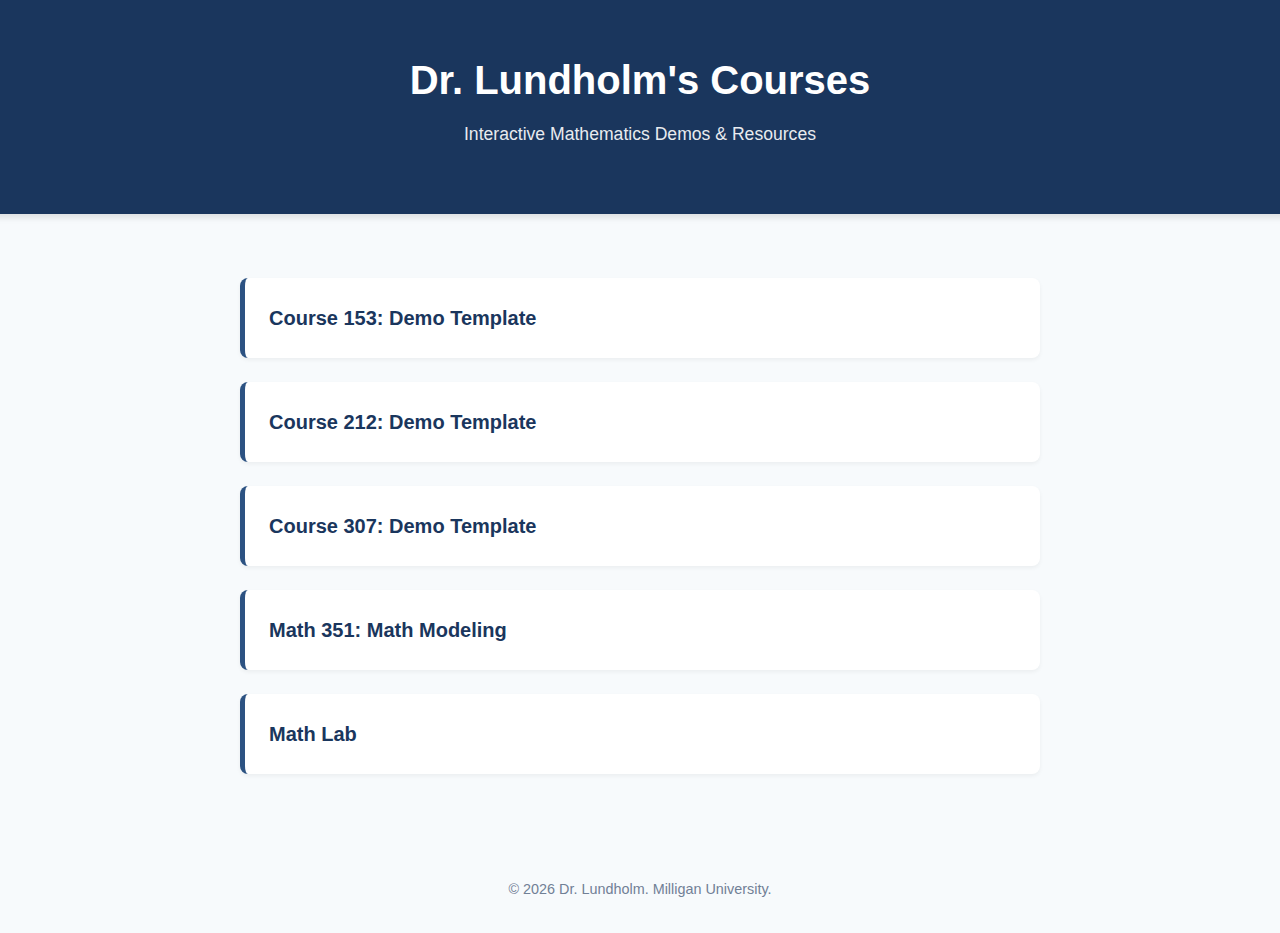
<file: index.html>
<!DOCTYPE html>
<html lang="en">

<head>
    <meta charset="UTF-8">
    <meta name="viewport" content="width=device-width, initial-scale=1.0">
    <title>Dr. Lundholm's Courses</title>
    <style>
        :root {
            --primary-color: #1a365d;
            --accent-color: #2c5282;
            --text-color: #2d3748;
            --bg-color: #f7fafc;
            --card-bg: #ffffff;
            --font-family: 'Inter', -apple-system, BlinkMacSystemFont, "Segoe UI", Roboto, Helvetica, Arial, sans-serif;
        }

        body {
            font-family: var(--font-family);
            background-color: var(--bg-color);
            color: var(--text-color);
            line-height: 1.6;
            margin: 0;
            padding: 0;
            display: flex;
            flex-direction: column;
            align-items: center;
            min-height: 100vh;
        }

        header {
            background-color: var(--primary-color);
            color: white;
            width: 100%;
            padding: 3rem 1rem;
            text-align: center;
            box-shadow: 0 4px 6px rgba(0, 0, 0, 0.1);
        }

        header h1 {
            margin: 0;
            font-size: 2.5rem;
            font-weight: 700;
        }

        header p {
            margin-top: 0.5rem;
            font-size: 1.1rem;
            opacity: 0.9;
        }

        main {
            max-width: 800px;
            width: 90%;
            margin: 3rem 0;
        }

        .course-list {
            list-style: none;
            padding: 0;
        }

        .course-item {
            background-color: var(--card-bg);
            border-radius: 8px;
            margin-bottom: 1.5rem;
            box-shadow: 0 2px 4px rgba(0, 0, 0, 0.05);
            transition: transform 0.2s ease, box-shadow 0.2s ease;
            border-left: 5px solid var(--accent-color);
        }

        .course-item:hover {
            transform: translateY(-2px);
            box-shadow: 0 4px 12px rgba(0, 0, 0, 0.1);
        }

        .course-item a {
            display: block;
            padding: 1.5rem;
            text-decoration: none;
            color: var(--primary-color);
            font-weight: 600;
            font-size: 1.25rem;
        }

        footer {
            margin-top: auto;
            padding: 2rem;
            text-align: center;
            font-size: 0.9rem;
            color: #718096;
        }
    </style>
</head>

<body>
    <header>
        <h1>Dr. Lundholm's Courses</h1>
        <p>Interactive Mathematics Demos & Resources</p>
    </header>

    <main>
        <ul class="course-list">
            <li class="course-item">
                <a href="153/demo-template.html">Course 153: Demo Template</a>
            </li>
            <li class="course-item">
                <a href="212/demo-template.html">Course 212: Demo Template</a>
            </li>
            <li class="course-item">
                <a href="307/demo-template.html">Course 307: Demo Template</a>
            </li>
            <li class="course-item">
                <a href="351/index.html">Math 351: Math Modeling</a>
            </li>
            <li class="course-item">
                <a href="Math%20Lab/index.html">Math Lab</a>
            </li>
            <!-- Future courses can be added here -->
        </ul>
    </main>

    <footer>
        &copy; 2026 Dr. Lundholm. Milligan University.
    </footer>
</body>

</html>
</file>
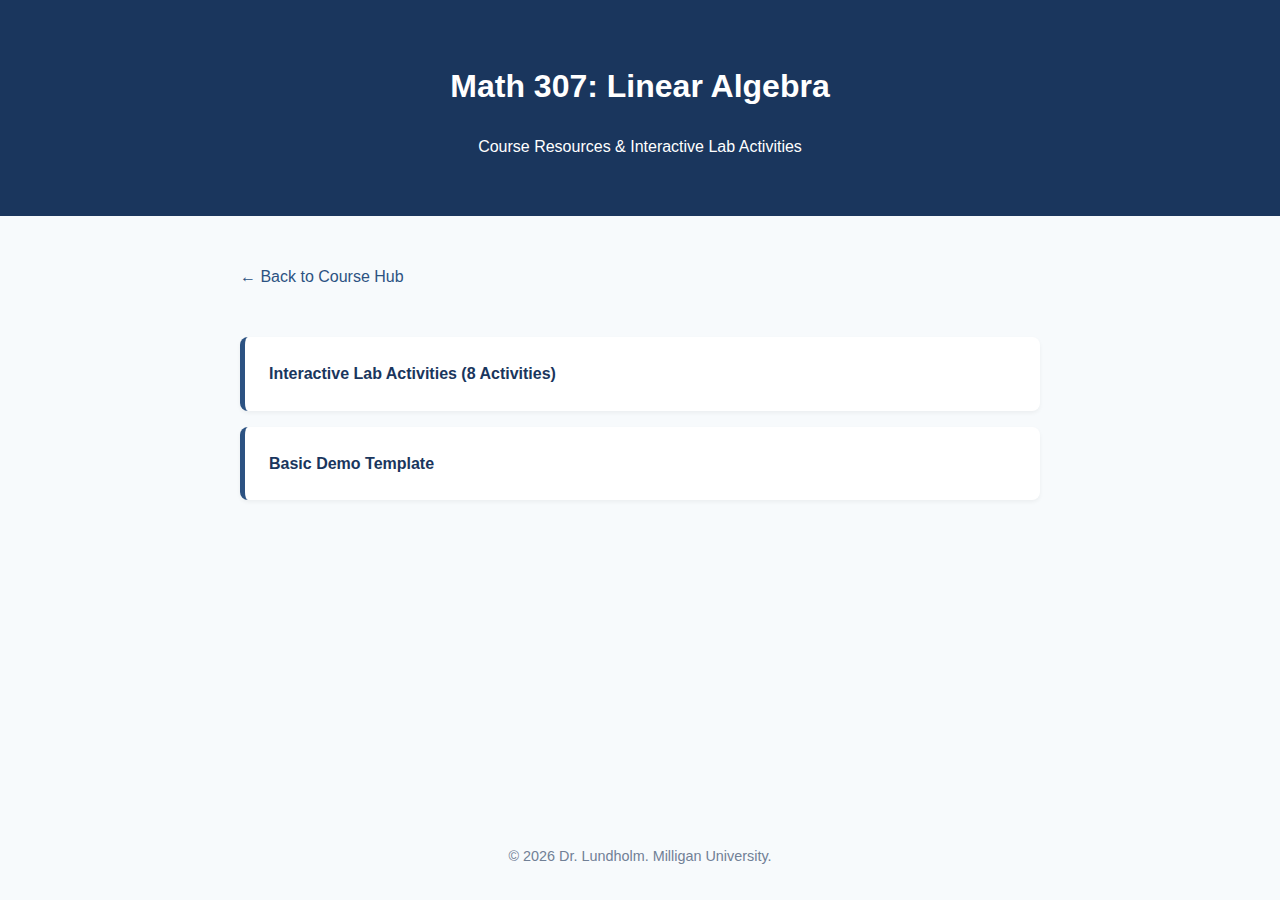
<file: 307/index.html>
<!DOCTYPE html>
<html lang="en">

<head>
    <meta charset="UTF-8">
    <meta name="viewport" content="width=device-width, initial-scale=1.0">
    <title>Math 307: Linear Algebra - Dr. Lundholm</title>
    <style>
        :root {
            --primary-color: #1a365d;
            --accent-color: #2c5282;
            --text-color: #2d3748;
            --bg-color: #f7fafc;
            --card-bg: #ffffff;
            --font-family: 'Inter', -apple-system, BlinkMacSystemFont, "Segoe UI", Roboto, Helvetica, Arial, sans-serif;
        }

        body {
            font-family: var(--font-family);
            background-color: var(--bg-color);
            color: var(--text-color);
            line-height: 1.6;
            margin: 0;
            padding: 0;
            display: flex;
            flex-direction: column;
            align-items: center;
            min-height: 100vh;
        }

        header {
            background-color: var(--primary-color);
            color: white;
            width: 100%;
            padding: 2.5rem 1rem;
            text-align: center;
        }

        main {
            max-width: 800px;
            width: 90%;
            margin: 3rem 0;
        }

        .back-link {
            display: inline-block;
            margin-bottom: 2rem;
            text-decoration: none;
            color: var(--accent-color);
            font-weight: 500;
        }

        .item-list {
            list-style: none;
            padding: 0;
        }

        .item {
            background-color: var(--card-bg);
            border-radius: 8px;
            margin-bottom: 1rem;
            box-shadow: 0 2px 4px rgba(0, 0, 0, 0.05);
            transition: transform 0.2s ease;
            border-left: 5px solid var(--accent-color);
        }

        .item:hover {
            transform: translateX(5px);
        }

        .item a {
            display: block;
            padding: 1.5rem;
            text-decoration: none;
            color: var(--primary-color);
            font-weight: 600;
        }

        footer {
            margin-top: auto;
            padding: 2rem;
            text-align: center;
            font-size: 0.9rem;
            color: #718096;
        }
    </style>
</head>

<body>
    <header>
        <h1>Math 307: Linear Algebra</h1>
        <p>Course Resources & Interactive Lab Activities</p>
    </header>

    <main>
        <a href="../index.html" class="back-link">&larr; Back to Course Hub</a>

        <ul class="item-list">
            <li class="item">
                <a href="Activities/index.html">Interactive Lab Activities (8 Activities)</a>
            </li>
            <li class="item">
                <a href="demo-template.html">Basic Demo Template</a>
            </li>
        </ul>
    </main>

    <footer>
        &copy; 2026 Dr. Lundholm. Milligan University.
    </footer>
</body>

</html>
</file>
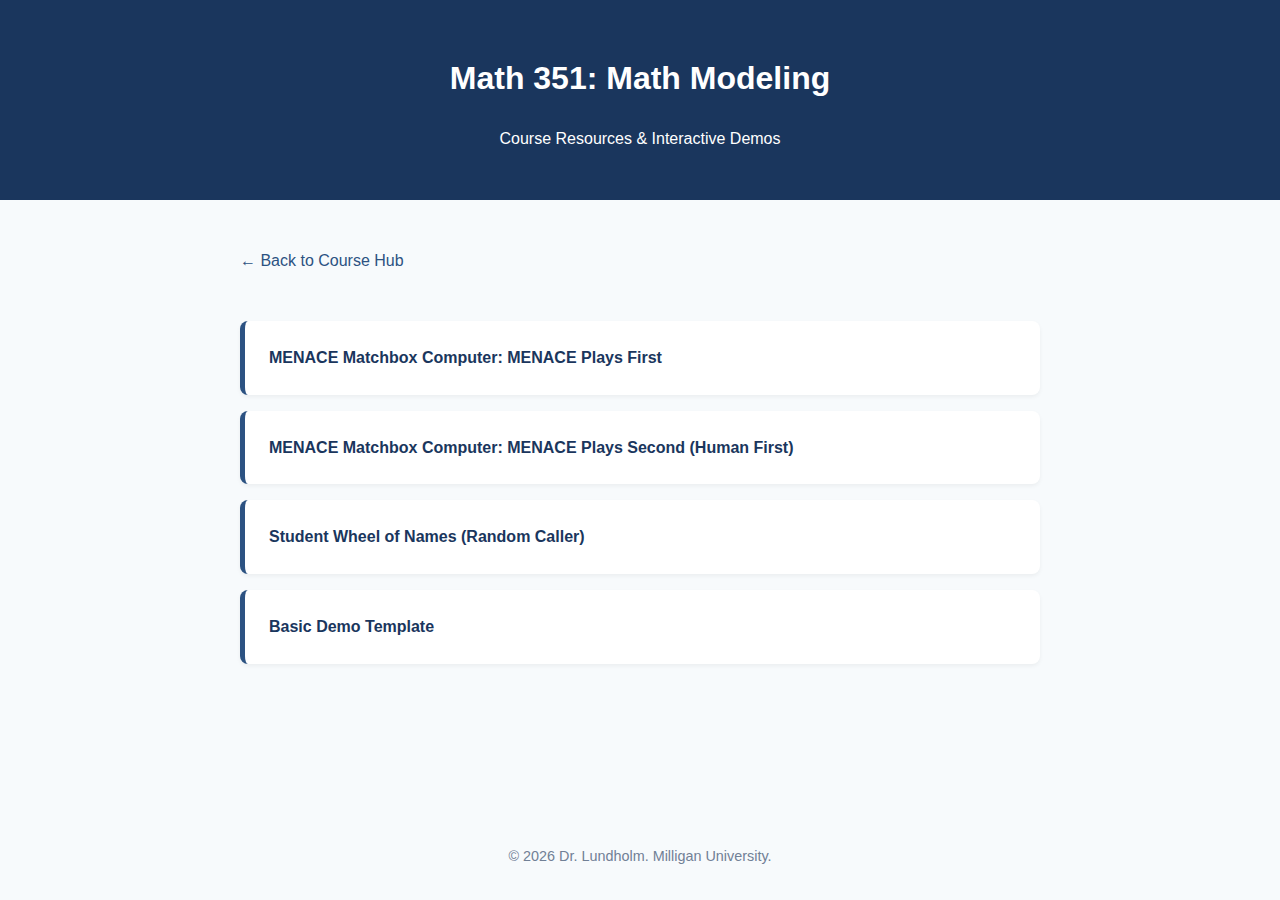
<file: 351/index.html>
<!DOCTYPE html>
<html lang="en">

<head>
    <meta charset="UTF-8">
    <meta name="viewport" content="width=device-width, initial-scale=1.0">
    <title>Math 351: Math Modeling - Dr. Lundholm</title>
    <style>
        :root {
            --primary-color: #1a365d;
            --accent-color: #2c5282;
            --text-color: #2d3748;
            --bg-color: #f7fafc;
            --card-bg: #ffffff;
            --font-family: 'Inter', -apple-system, BlinkMacSystemFont, "Segoe UI", Roboto, Helvetica, Arial, sans-serif;
        }

        body {
            font-family: var(--font-family);
            background-color: var(--bg-color);
            color: var(--text-color);
            line-height: 1.6;
            margin: 0;
            padding: 0;
            display: flex;
            flex-direction: column;
            align-items: center;
            min-height: 100vh;
        }

        header {
            background-color: var(--primary-color);
            color: white;
            width: 100%;
            padding: 2rem 1rem;
            text-align: center;
        }

        main {
            max-width: 800px;
            width: 90%;
            margin: 3rem 0;
        }

        .back-link {
            display: inline-block;
            margin-bottom: 2rem;
            text-decoration: none;
            color: var(--accent-color);
            font-weight: 500;
        }

        .demo-list {
            list-style: none;
            padding: 0;
        }

        .demo-item {
            background-color: var(--card-bg);
            border-radius: 8px;
            margin-bottom: 1rem;
            box-shadow: 0 2px 4px rgba(0, 0, 0, 0.05);
            transition: transform 0.2s ease;
            border-left: 5px solid var(--accent-color);
        }

        .demo-item:hover {
            transform: translateX(5px);
        }

        .demo-item a {
            display: block;
            padding: 1.5rem;
            text-decoration: none;
            color: var(--primary-color);
            font-weight: 600;
        }

        footer {
            margin-top: auto;
            padding: 2rem;
            text-align: center;
            font-size: 0.9rem;
            color: #718096;
        }
    </style>
</head>

<body>
    <header>
        <h1>Math 351: Math Modeling</h1>
        <p>Course Resources & Interactive Demos</p>
    </header>

    <main>
        <a href="../index.html" class="back-link">&larr; Back to Course Hub</a>

        <ul class="demo-list">
            <li class="demo-item">
                <a href="menace_plays_first.html">MENACE Matchbox Computer: MENACE Plays First</a>
            </li>
            <li class="demo-item">
                <a href="menace-matchbox-computer.html">MENACE Matchbox Computer: MENACE Plays Second (Human First)</a>
            </li>
            <li class="demo-item">
                <a href="wheel-of-names.html">Student Wheel of Names (Random Caller)</a>
            </li>
            <li class="demo-item">
                <a href="demo-template.html">Basic Demo Template</a>
            </li>
        </ul>
    </main>

    <footer>
        &copy; 2026 Dr. Lundholm. Milligan University.
    </footer>
</body>

</html>
</file>
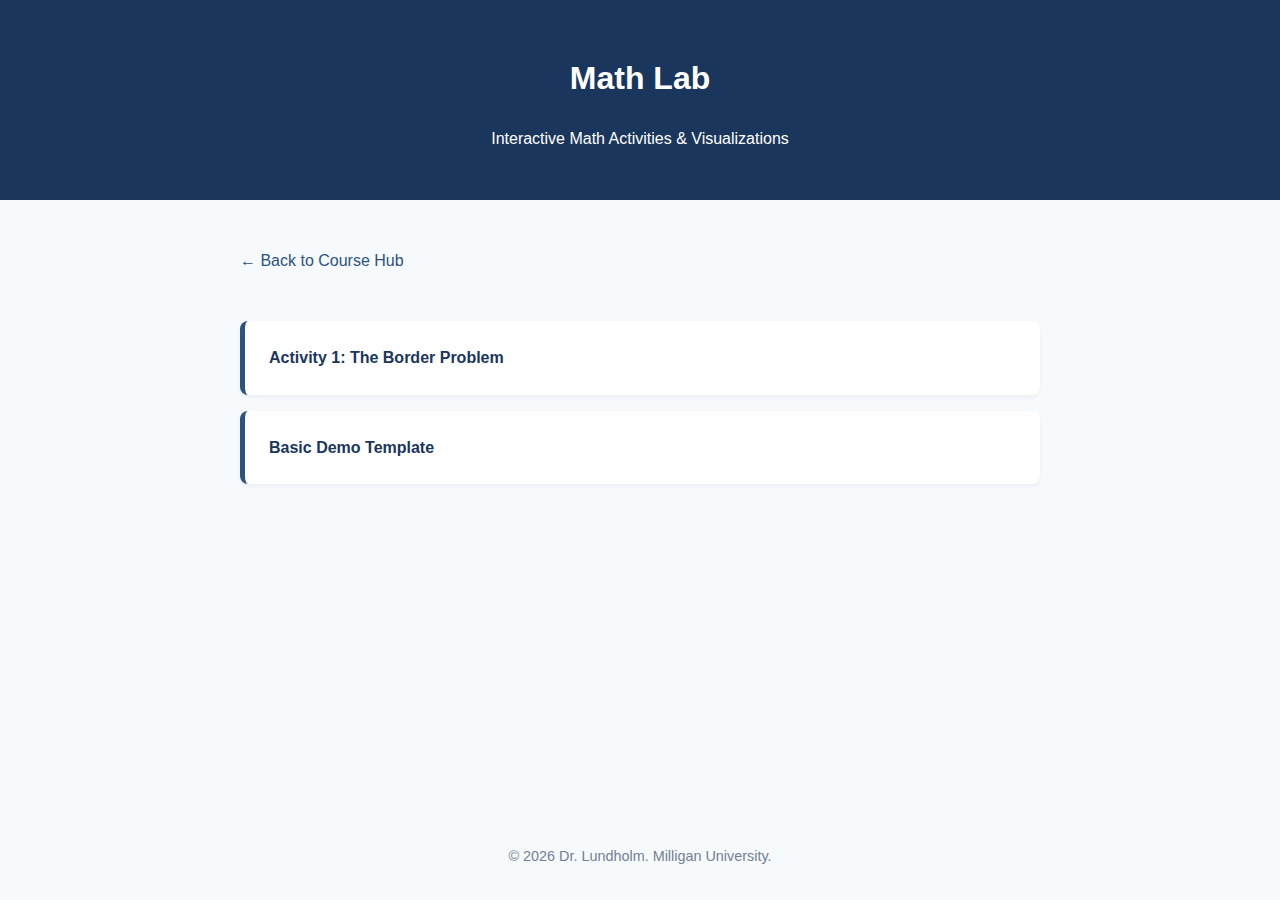
<file: Math Lab/index.html>
<!DOCTYPE html>
<html lang="en">

<head>
    <meta charset="UTF-8">
    <meta name="viewport" content="width=device-width, initial-scale=1.0">
    <title>Math Lab - Dr. Lundholm</title>
    <style>
        :root {
            --primary-color: #1a365d;
            --accent-color: #2c5282;
            --text-color: #2d3748;
            --bg-color: #f7fafc;
            --card-bg: #ffffff;
            --font-family: 'Inter', -apple-system, BlinkMacSystemFont, "Segoe UI", Roboto, Helvetica, Arial, sans-serif;
        }

        body {
            font-family: var(--font-family);
            background-color: var(--bg-color);
            color: var(--text-color);
            line-height: 1.6;
            margin: 0;
            padding: 0;
            display: flex;
            flex-direction: column;
            align-items: center;
            min-height: 100vh;
        }

        header {
            background-color: var(--primary-color);
            color: white;
            width: 100%;
            padding: 2rem 1rem;
            text-align: center;
        }

        main {
            max-width: 800px;
            width: 90%;
            margin: 3rem 0;
        }

        .back-link {
            display: inline-block;
            margin-bottom: 2rem;
            text-decoration: none;
            color: var(--accent-color);
            font-weight: 500;
        }

        .activity-list {
            list-style: none;
            padding: 0;
        }

        .activity-item {
            background-color: var(--card-bg);
            border-radius: 8px;
            margin-bottom: 1rem;
            box-shadow: 0 2px 4px rgba(0, 0, 0, 0.05);
            transition: transform 0.2s ease;
            border-left: 5px solid var(--accent-color);
        }

        .activity-item:hover {
            transform: translateX(5px);
        }

        .activity-item a {
            display: block;
            padding: 1.5rem;
            text-decoration: none;
            color: var(--primary-color);
            font-weight: 600;
        }

        footer {
            margin-top: auto;
            padding: 2rem;
            text-align: center;
            font-size: 0.9rem;
            color: #718096;
        }
    </style>
</head>

<body>
    <header>
        <h1>Math Lab</h1>
        <p>Interactive Math Activities & Visualizations</p>
    </header>

    <main>
        <a href="../index.html" class="back-link">&larr; Back to Course Hub</a>

        <ul class="activity-list">
            <li class="activity-item">
                <a href="border_problem_companion.html">Activity 1: The Border Problem</a>
            </li>
            <li class="activity-item">
                <a href="demo-template.html">Basic Demo Template</a>
            </li>
        </ul>
    </main>

    <footer>
        &copy; 2026 Dr. Lundholm. Milligan University.
    </footer>
</body>

</html>
</file>
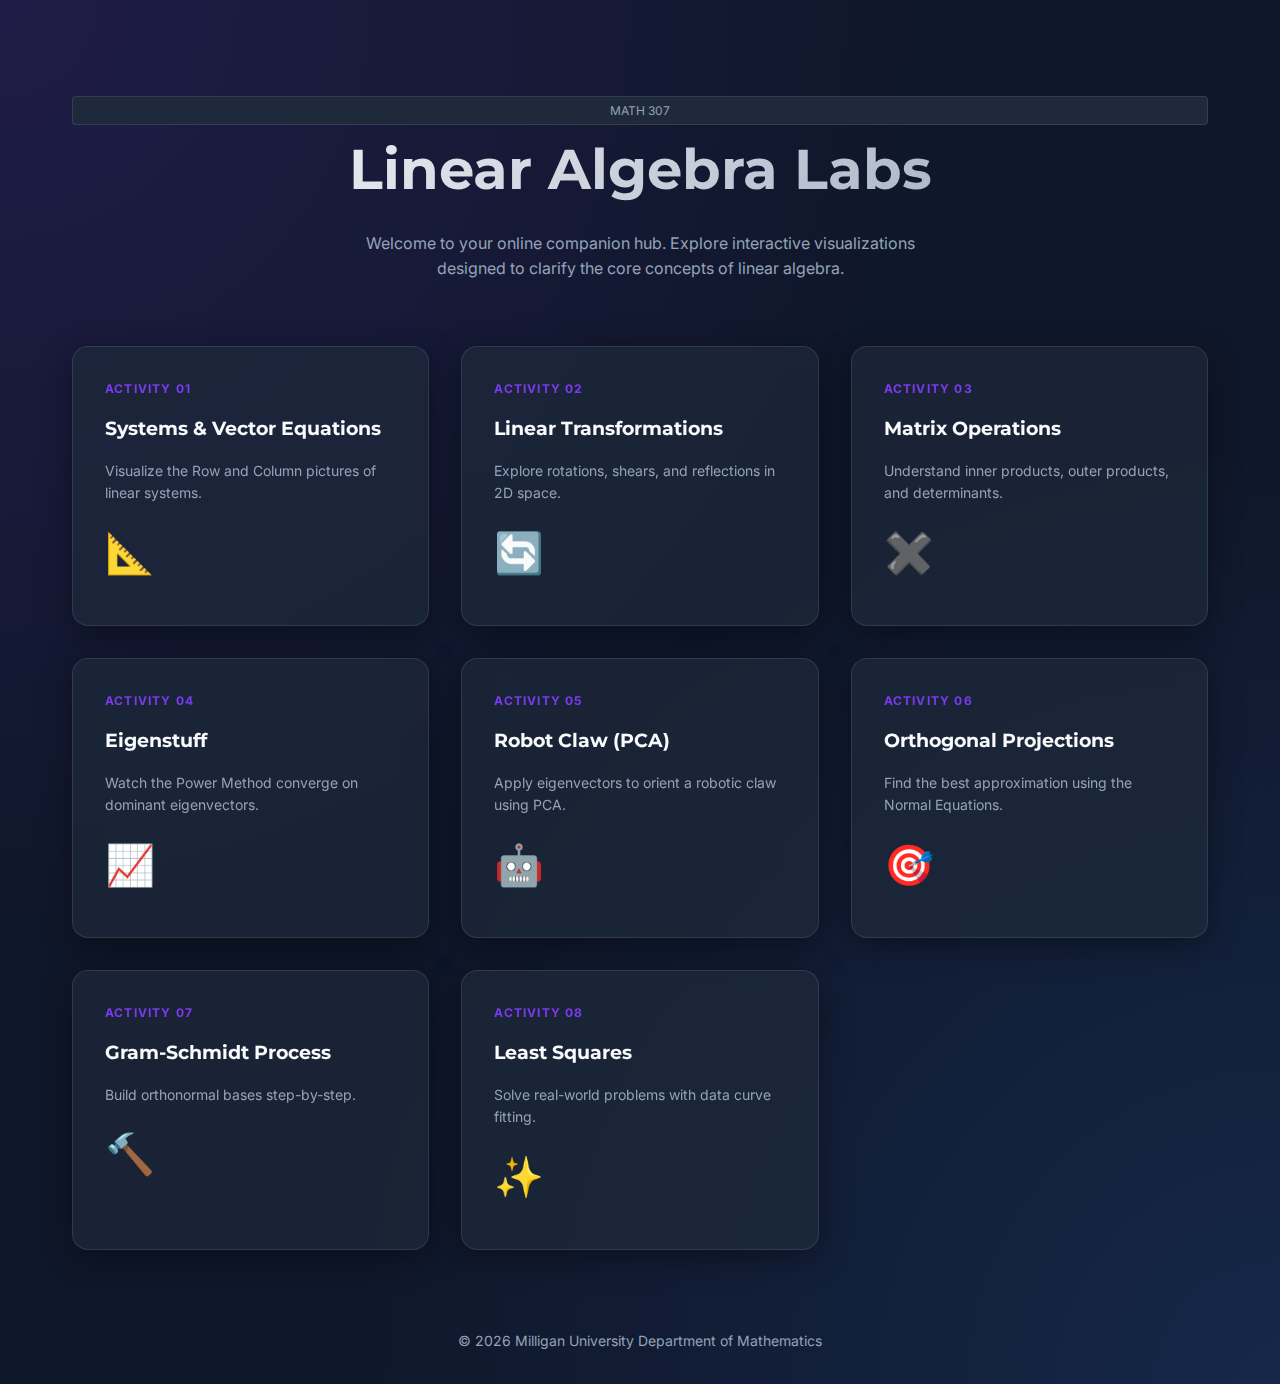
<file: 307/Activities/index.html>
<!DOCTYPE html>
<html lang="en">
<head>
    <meta charset="UTF-8">
    <meta name="viewport" content="width=device-width, initial-scale=1.0">
    <title>Math 307 - Linear Algebra Lab Hub</title>
    <link rel="stylesheet" href="styles.css">
    <style>
        .activity-grid {
            grid-template-columns: repeat(auto-fit, minmax(280px, 1fr));
        }
        .activity-card {
            transition: var(--transition);
            cursor: pointer;
            display: flex;
            flex-direction: column;
            gap: 1rem;
            text-decoration: none;
            color: inherit;
        }
        .activity-card:hover {
            transform: translateY(-5px);
            border-color: var(--primary);
            box-shadow: 0 10px 40px -10px var(--primary-glow);
        }
        .card-icon {
            font-size: 2.5rem;
            margin-bottom: 0.5rem;
        }
        .card-number {
            font-size: 0.75rem;
            text-transform: uppercase;
            letter-spacing: 0.1em;
            color: var(--primary);
            font-weight: 700;
        }
        .hero {
            text-align: center;
            padding: 4rem 0;
        }
        .hero h1 {
            font-size: 3.5rem;
            margin-bottom: 1rem;
            background: linear-gradient(135deg, #FFF 0%, var(--text-muted) 100%);
            -webkit-background-clip: text;
            -webkit-text-fill-color: transparent;
        }
    </style>
</head>
<body>
    <div class="container">
        <header class="hero">
            <div class="badge">MATH 307</div>
            <h1>Linear Algebra Labs</h1>
            <p style="color: var(--text-muted); max-width: 600px; margin: 0 auto;">
                Welcome to your online companion hub. Explore interactive visualizations designed to clarify the core concepts of linear algebra.
            </p>
        </header>

        <section class="grid activity-grid">
            <a href="activity1.html" class="glass-card activity-card">
                <span class="card-number">Activity 01</span>
                <h3>Systems & Vector Equations</h3>
                <p style="font-size: 0.875rem; color: var(--text-muted);">Visualize the Row and Column pictures of linear systems.</p>
                <div class="card-icon">📐</div>
            </a>

            <a href="activity2.html" class="glass-card activity-card">
                <span class="card-number">Activity 02</span>
                <h3>Linear Transformations</h3>
                <p style="font-size: 0.875rem; color: var(--text-muted);">Explore rotations, shears, and reflections in 2D space.</p>
                <div class="card-icon">🔄</div>
            </a>

            <a href="activity3.html" class="glass-card activity-card">
                <span class="card-number">Activity 03</span>
                <h3>Matrix Operations</h3>
                <p style="font-size: 0.875rem; color: var(--text-muted);">Understand inner products, outer products, and determinants.</p>
                <div class="card-icon">✖️</div>
            </a>

            <a href="activity4.html" class="glass-card activity-card">
                <span class="card-number">Activity 04</span>
                <h3>Eigenstuff</h3>
                <p style="font-size: 0.875rem; color: var(--text-muted);">Watch the Power Method converge on dominant eigenvectors.</p>
                <div class="card-icon">📈</div>
            </a>

            <a href="activity5.html" class="glass-card activity-card">
                <span class="card-number">Activity 05</span>
                <h3>Robot Claw (PCA)</h3>
                <p style="font-size: 0.875rem; color: var(--text-muted);">Apply eigenvectors to orient a robotic claw using PCA.</p>
                <div class="card-icon">🤖</div>
            </a>

            <a href="activity6.html" class="glass-card activity-card">
                <span class="card-number">Activity 06</span>
                <h3>Orthogonal Projections</h3>
                <p style="font-size: 0.875rem; color: var(--text-muted);">Find the best approximation using the Normal Equations.</p>
                <div class="card-icon">🎯</div>
            </a>

            <a href="activity7.html" class="glass-card activity-card">
                <span class="card-number">Activity 07</span>
                <h3>Gram-Schmidt Process</h3>
                <p style="font-size: 0.875rem; color: var(--text-muted);">Build orthonormal bases step-by-step.</p>
                <div class="card-icon">🔨</div>
            </a>

            <a href="activity8.html" class="glass-card activity-card">
                <span class="card-number">Activity 08</span>
                <h3>Least Squares</h3>
                <p style="font-size: 0.875rem; color: var(--text-muted);">Solve real-world problems with data curve fitting.</p>
                <div class="card-icon">✨</div>
            </a>
        </section>

        <footer style="margin-top: 5rem; text-align: center; color: var(--text-muted); font-size: 0.875rem;">
            &copy; 2026 Milligan University Department of Mathematics
        </footer>
    </div>
</body>
</html>
</file>
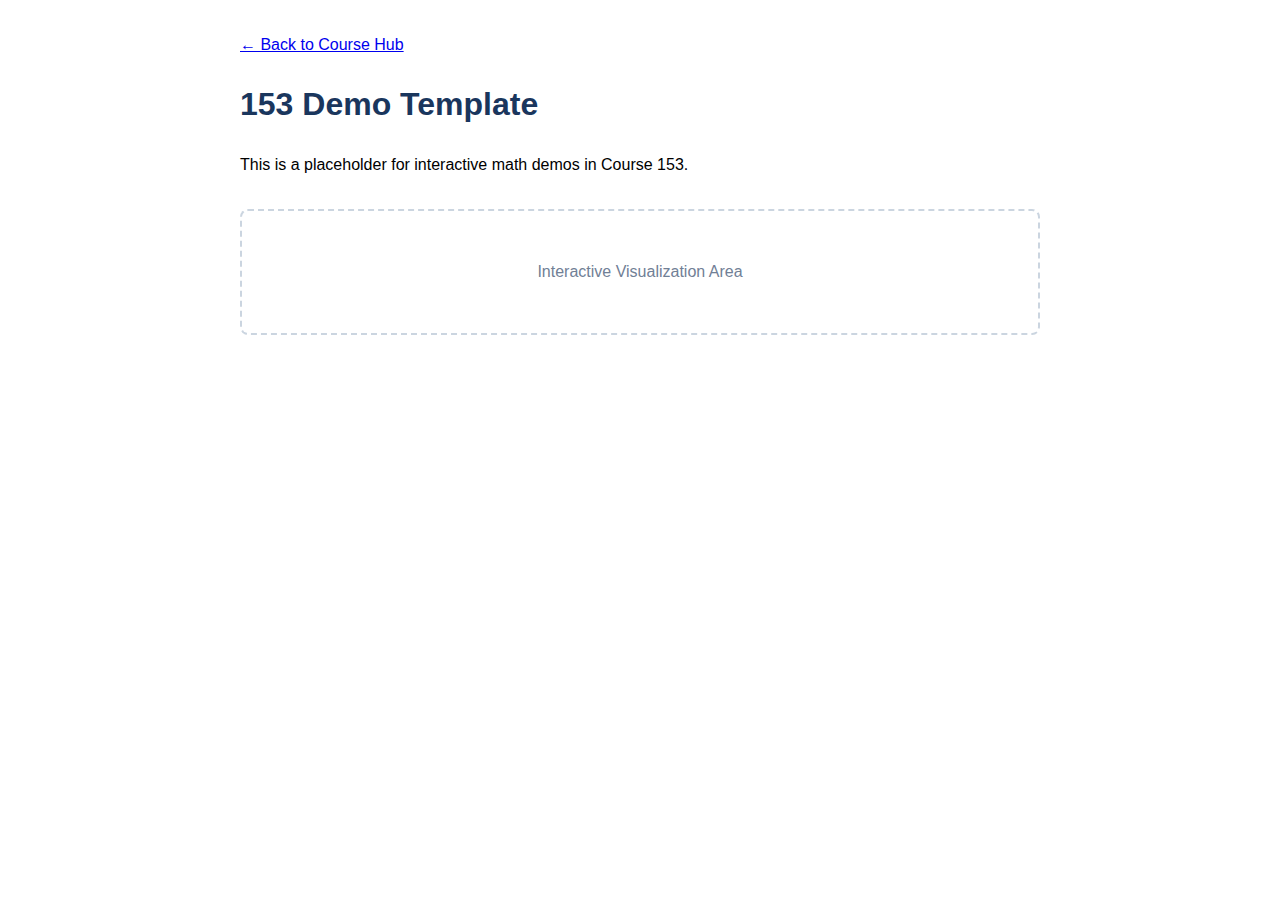
<file: 153/demo-template.html>
<!DOCTYPE html>
<html lang="en">

<head>
    <meta charset="UTF-8">
    <meta name="viewport" content="width=device-width, initial-scale=1.0">
    <title>153 Demo Template - Dr. Lundholm</title>
    <style>
        body {
            font-family: sans-serif;
            margin: 2rem;
            line-height: 1.6;
        }

        .container {
            max-width: 800px;
            margin: 0 auto;
        }

        h1 {
            color: #1a365d;
        }

        .placeholder {
            border: 2px dashed #cbd5e0;
            padding: 3rem;
            text-align: center;
            color: #718096;
            margin: 2rem 0;
            border-radius: 8px;
        }
    </style>
</head>

<body>
    <div class="container">
        <a href="../index.html">&larr; Back to Course Hub</a>
        <h1>153 Demo Template</h1>
        <p>This is a placeholder for interactive math demos in Course 153.</p>
        <div class="placeholder">Interactive Visualization Area</div>
    </div>
</body>

</html>
</file>
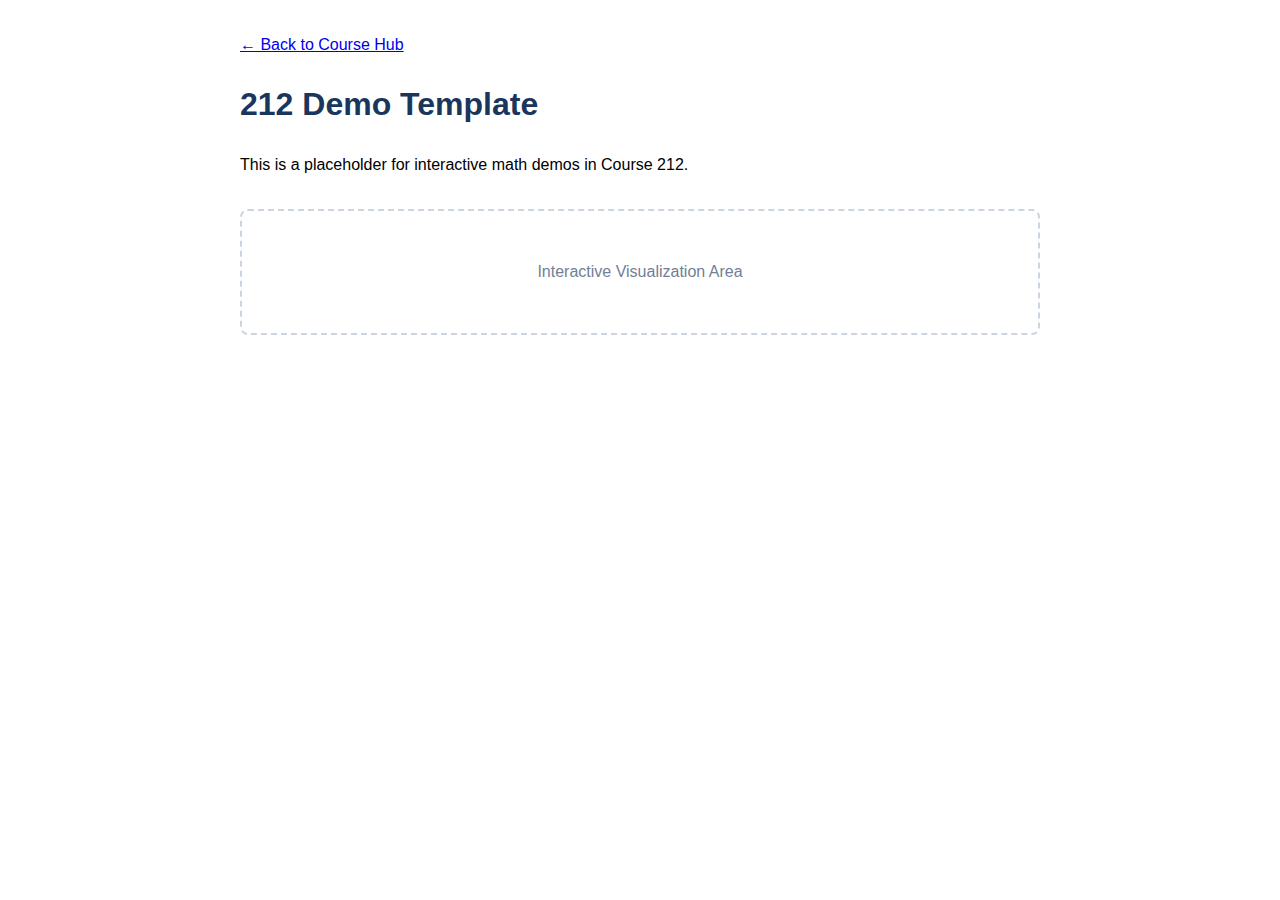
<file: 212/demo-template.html>
<!DOCTYPE html>
<html lang="en">

<head>
    <meta charset="UTF-8">
    <meta name="viewport" content="width=device-width, initial-scale=1.0">
    <title>212 Demo Template - Dr. Lundholm</title>
    <style>
        body {
            font-family: sans-serif;
            margin: 2rem;
            line-height: 1.6;
        }

        .container {
            max-width: 800px;
            margin: 0 auto;
        }

        h1 {
            color: #1a365d;
        }

        .placeholder {
            border: 2px dashed #cbd5e0;
            padding: 3rem;
            text-align: center;
            color: #718096;
            margin: 2rem 0;
            border-radius: 8px;
        }
    </style>
</head>

<body>
    <div class="container">
        <a href="../index.html">&larr; Back to Course Hub</a>
        <h1>212 Demo Template</h1>
        <p>This is a placeholder for interactive math demos in Course 212.</p>
        <div class="placeholder">Interactive Visualization Area</div>
    </div>
</body>

</html>
</file>
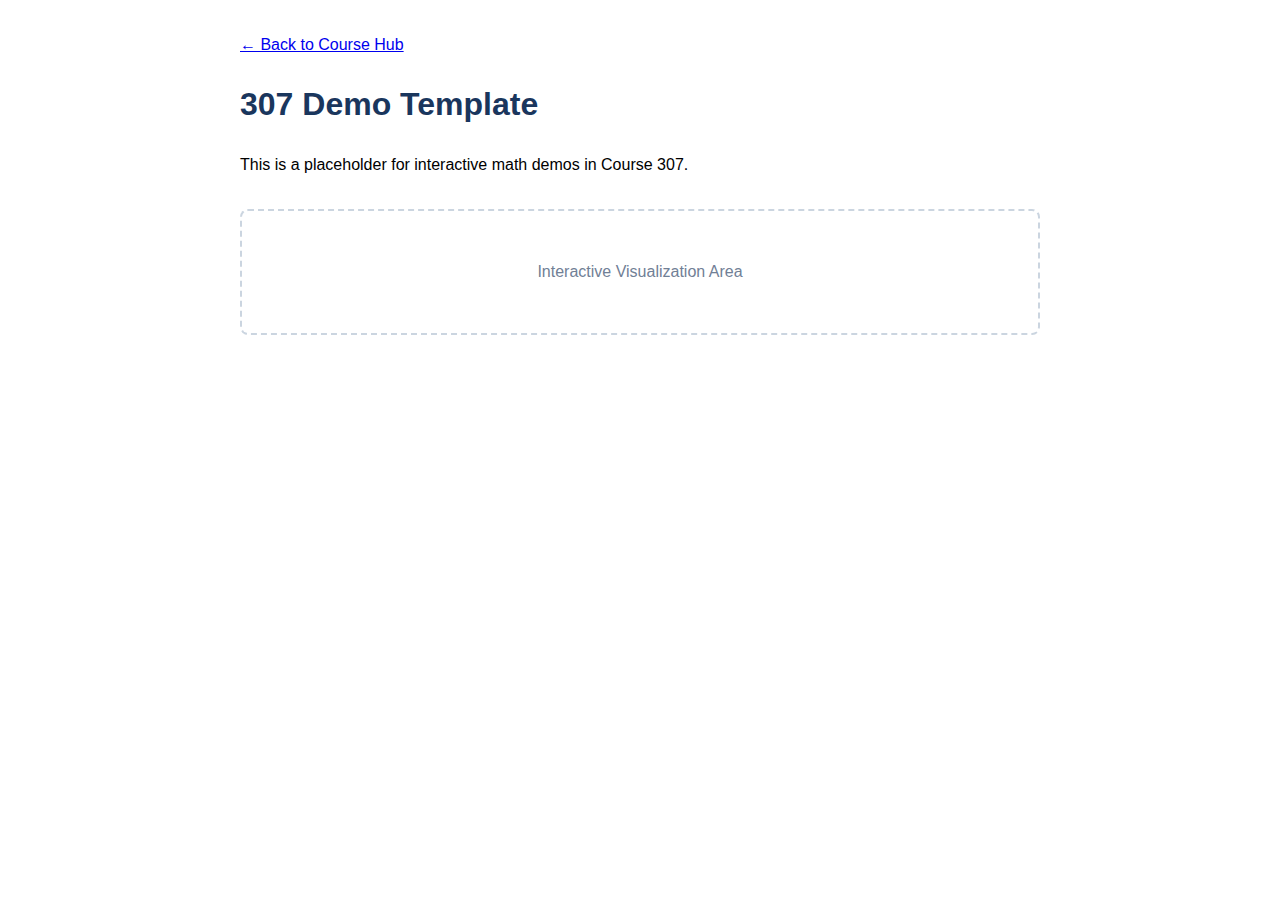
<file: 307/demo-template.html>
<!DOCTYPE html>
<html lang="en">

<head>
    <meta charset="UTF-8">
    <meta name="viewport" content="width=device-width, initial-scale=1.0">
    <title>307 Demo Template - Dr. Lundholm</title>
    <style>
        body {
            font-family: sans-serif;
            margin: 2rem;
            line-height: 1.6;
        }

        .container {
            max-width: 800px;
            margin: 0 auto;
        }

        h1 {
            color: #1a365d;
        }

        .placeholder {
            border: 2px dashed #cbd5e0;
            padding: 3rem;
            text-align: center;
            color: #718096;
            margin: 2rem 0;
            border-radius: 8px;
        }
    </style>
</head>

<body>
    <div class="container">
        <a href="../index.html">&larr; Back to Course Hub</a>
        <h1>307 Demo Template</h1>
        <p>This is a placeholder for interactive math demos in Course 307.</p>
        <div class="placeholder">Interactive Visualization Area</div>
    </div>
</body>

</html>
</file>
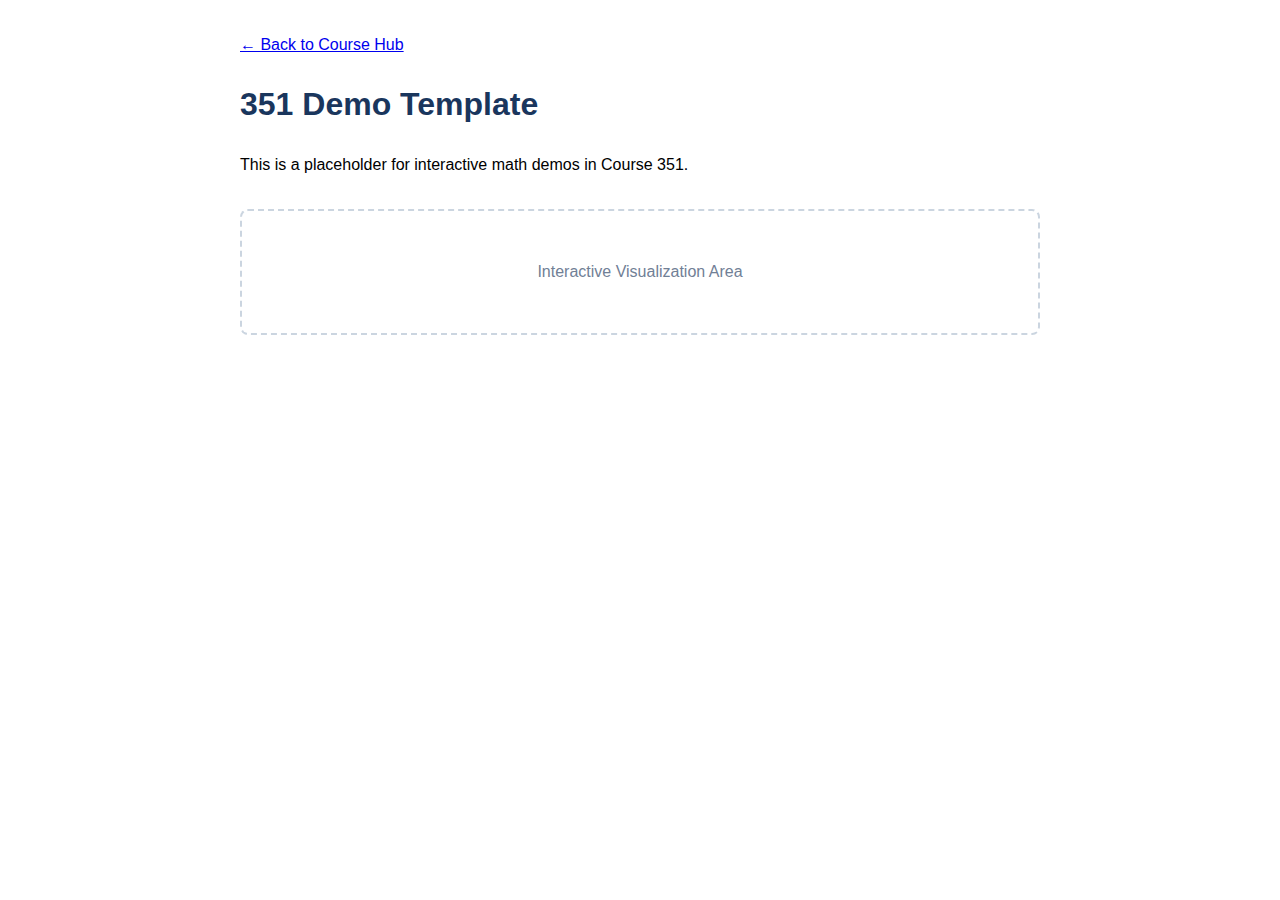
<file: 351/demo-template.html>
<!DOCTYPE html>
<html lang="en">

<head>
    <meta charset="UTF-8">
    <meta name="viewport" content="width=device-width, initial-scale=1.0">
    <title>351 Demo Template - Dr. Lundholm</title>
    <style>
        body {
            font-family: sans-serif;
            margin: 2rem;
            line-height: 1.6;
        }

        .container {
            max-width: 800px;
            margin: 0 auto;
        }

        h1 {
            color: #1a365d;
        }

        .placeholder {
            border: 2px dashed #cbd5e0;
            padding: 3rem;
            text-align: center;
            color: #718096;
            margin: 2rem 0;
            border-radius: 8px;
        }
    </style>
</head>

<body>
    <div class="container">
        <a href="../index.html">&larr; Back to Course Hub</a>
        <h1>351 Demo Template</h1>
        <p>This is a placeholder for interactive math demos in Course 351.</p>

        <div class="placeholder">
            Interactive Visualization Area
        </div>
    </div>
</body>

</html>
</file>
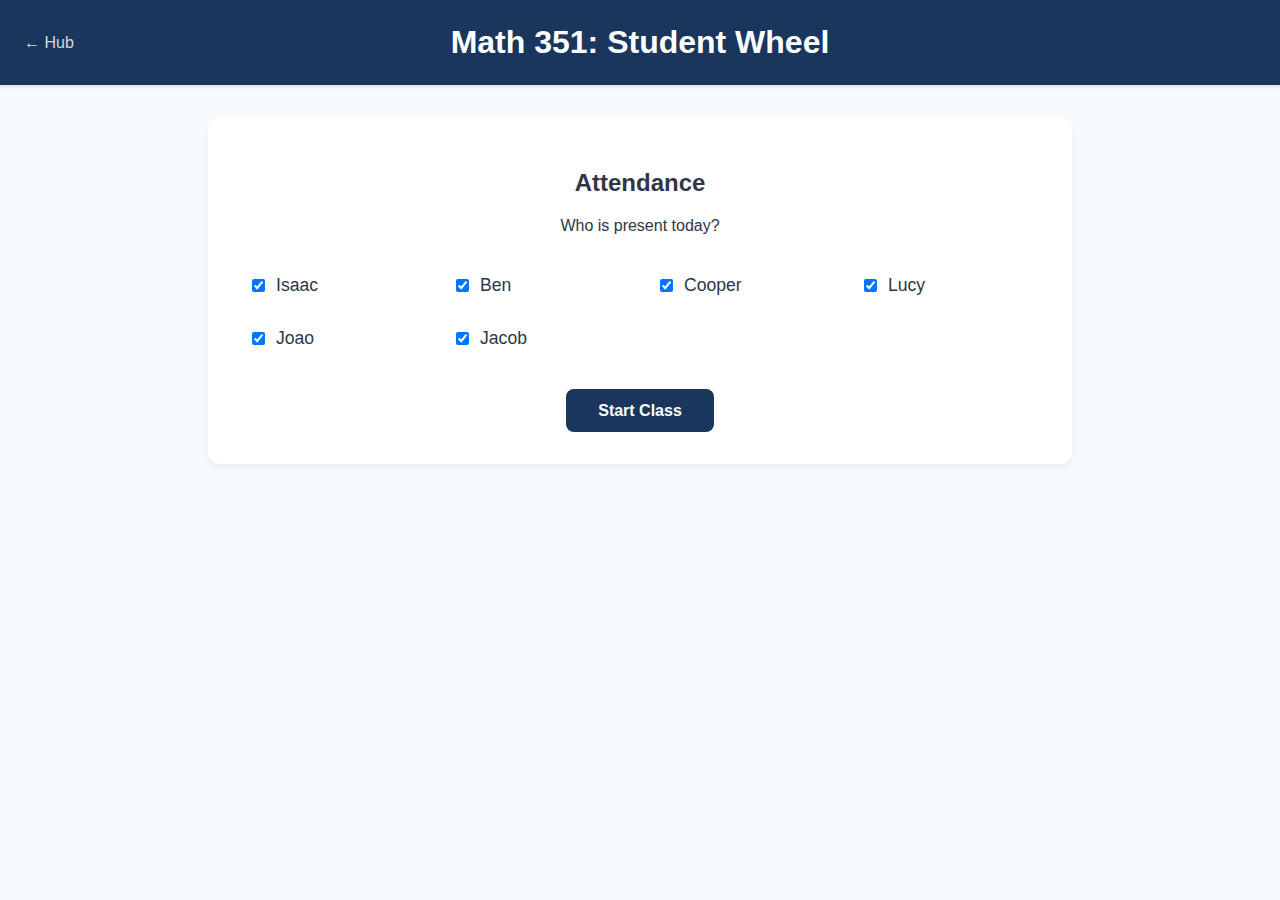
<file: 351/wheel-of-names.html>
<!DOCTYPE html>
<html lang="en">

<head>
    <meta charset="UTF-8">
    <meta name="viewport" content="width=device-width, initial-scale=1.0">
    <title>Student Wheel of Names - Math 351</title>
    <style>
        :root {
            --primary-color: #1a365d;
            --accent-color: #2c5282;
            --text-color: #2d3748;
            --bg-color: #f7fafc;
            --card-bg: #ffffff;
            --font-family: 'Inter', -apple-system, BlinkMacSystemFont, "Segoe UI", Roboto, Helvetica, Arial, sans-serif;
            --wheel-colors: #e53e3e, #3182ce, #38a169, #d69e2e, #805ad5, #e53e3e;
            /* Simplified list */
        }

        body {
            font-family: var(--font-family);
            background-color: var(--bg-color);
            color: var(--text-color);
            margin: 0;
            display: flex;
            flex-direction: column;
            align-items: center;
            min-height: 100vh;
        }

        header {
            background-color: var(--primary-color);
            color: white;
            width: 100%;
            padding: 1.5rem;
            text-align: center;
            box-shadow: 0 2px 4px rgba(0, 0, 0, 0.1);
        }

        #setup-screen,
        #wheel-screen {
            max-width: 800px;
            width: 90%;
            background: var(--card-bg);
            margin: 2rem 0;
            padding: 2rem;
            border-radius: 12px;
            box-shadow: 0 4px 6px rgba(0, 0, 0, 0.05);
            text-align: center;
        }

        #wheel-screen {
            display: none;
        }

        .attendance-list {
            display: grid;
            grid-template-columns: repeat(auto-fill, minmax(150px, 1fr));
            gap: 1rem;
            text-align: left;
            margin: 2rem 0;
        }

        .student-option {
            display: flex;
            align-items: center;
            gap: 0.5rem;
            font-size: 1.1rem;
            cursor: pointer;
            padding: 0.5rem;
            border-radius: 6px;
            transition: background 0.2s;
        }

        .student-option:hover {
            background: #edf2f7;
        }

        button {
            background-color: var(--primary-color);
            color: white;
            border: none;
            padding: 0.8rem 2rem;
            font-size: 1rem;
            font-weight: 600;
            border-radius: 8px;
            cursor: pointer;
            transition: background 0.2s, transform 0.1s;
        }

        button:hover {
            background-color: var(--accent-color);
        }

        button:active {
            transform: scale(0.98);
        }

        /* Wheel Styles */
        #wheel-container {
            position: relative;
            width: 400px;
            height: 400px;
            margin: 2rem auto;
        }

        #wheel-canvas {
            width: 100%;
            height: 100%;
            border-radius: 50%;
            box-shadow: 0 0 20px rgba(0, 0, 0, 0.2);
            transition: transform 4s cubic-bezier(0.15, 0, 0.15, 1);
        }

        #pointer {
            position: absolute;
            top: -20px;
            left: 50%;
            transform: translateX(-50%);
            width: 0;
            height: 0;
            border-left: 15px solid transparent;
            border-right: 15px solid transparent;
            border-top: 30px solid #e53e3e;
            z-index: 10;
        }

        .probability-display {
            margin-top: 2rem;
            text-align: left;
        }

        .prob-row {
            display: flex;
            justify-content: space-between;
            padding: 0.4rem 0;
            border-bottom: 1px solid #edf2f7;
        }

        .winner-popup {
            position: fixed;
            top: 50%;
            left: 50%;
            transform: translate(-50%, -50%) scale(0);
            background: white;
            padding: 3rem;
            border-radius: 20px;
            box-shadow: 0 20px 50px rgba(0, 0, 0, 0.3);
            z-index: 100;
            text-align: center;
            transition: transform 0.3s cubic-bezier(0.175, 0.885, 0.32, 1.275);
        }

        .winner-popup.active {
            transform: translate(-50%, -50%) scale(1);
        }

        .winner-popup h2 {
            font-size: 3rem;
            margin: 0;
            color: var(--primary-color);
        }

        .overlay {
            position: fixed;
            top: 0;
            left: 0;
            width: 100%;
            height: 100%;
            background: rgba(0, 0, 0, 0.5);
            display: none;
            z-index: 90;
        }

        .overlay.active {
            display: block;
        }

        .back-link {
            text-decoration: none;
            color: white;
            opacity: 0.8;
            margin-right: auto;
        }

        .back-link:hover {
            opacity: 1;
        }
    </style>
</head>

<body>
    <header style="display: flex; align-items: center; justify-content: center;">
        <a href="index.html" class="back-link" style="position: absolute; left: 1.5rem;">&larr; Hub</a>
        <h1 style="margin: 0;">Math 351: Student Wheel</h1>
    </header>

    <div id="setup-screen">
        <h2>Attendance</h2>
        <p>Who is present today?</p>
        <div class="attendance-list" id="student-list">
            <!-- Populated by JS -->
        </div>
        <button onclick="startApp()">Start Class</button>
    </div>

    <div id="wheel-screen">
        <div id="wheel-container">
            <div id="pointer"></div>
            <canvas id="wheel-canvas" width="800" height="800"></canvas>
        </div>
        <button id="spin-button" onclick="spin()">Spin Wheel</button>

        <div class="probability-display">
            <h3>Current Odds</h3>
            <div id="prob-list"></div>
        </div>
    </div>

    <div class="overlay" id="overlay"></div>
    <div class="winner-popup" id="winner-popup">
        <p>The student is...</p>
        <h2 id="winner-name"></h2>
        <button onclick="closePopup()" style="margin-top: 2rem;">Got it!</button>
    </div>

    <script>
        const allStudents = ["Isaac", "Ben", "Cooper", "Lucy", "Joao", "Jacob"];
        const colors = ["#e53e3e", "#3182ce", "#38a169", "#d69e2e", "#805ad5", "#319795", "#ed64a6", "#718096"];

        let activeStudents = [];
        let currentRotation = 0;
        let isSpinning = false;

        // Initialize setup screen
        const listEl = document.getElementById('student-list');
        allStudents.forEach(name => {
            const div = document.createElement('div');
            div.className = 'student-option';
            div.innerHTML = `<input type="checkbox" checked id="check-${name}"> <label for="check-${name}">${name}</label>`;
            listEl.appendChild(div);
        });

        function startApp() {
            activeStudents = allStudents
                .filter(name => document.getElementById(`check-${name}`).checked)
                .map(name => ({ name, weight: 1 }));

            if (activeStudents.length === 0) {
                alert("Please select at least one student.");
                return;
            }

            document.getElementById('setup-screen').style.display = 'none';
            document.getElementById('wheel-screen').style.display = 'block';
            drawWheel();
            updateProbDisplay();
        }

        function drawWheel() {
            const canvas = document.getElementById('wheel-canvas');
            const ctx = canvas.getContext('2d');
            const totalWeight = activeStudents.reduce((sum, s) => sum + s.weight, 0);

            let currentAngle = 0;
            ctx.clearRect(0, 0, canvas.width, canvas.height);

            activeStudents.forEach((student, i) => {
                const sliceAngle = (student.weight / totalWeight) * 2 * Math.PI;

                ctx.beginPath();
                ctx.moveTo(400, 400);
                ctx.arc(400, 400, 380, currentAngle, currentAngle + sliceAngle);
                ctx.fillStyle = colors[i % colors.length];
                ctx.fill();
                ctx.stroke();

                // Draw labels
                ctx.save();
                ctx.translate(400, 400);
                ctx.rotate(currentAngle + sliceAngle / 2);
                ctx.textAlign = "right";
                ctx.fillStyle = "white";
                ctx.font = "bold 32px Inter";
                ctx.fillText(student.name, 350, 10);
                ctx.restore();

                currentAngle += sliceAngle;
            });
        }

        function updateProbDisplay() {
            const probList = document.getElementById('prob-list');
            const totalWeight = activeStudents.reduce((sum, s) => sum + s.weight, 0);

            probList.innerHTML = activeStudents.map(s => {
                const percentage = ((s.weight / totalWeight) * 100).toFixed(1);
                return `<div class="prob-row"><span>${s.name}</span><span>${percentage}%</span></div>`;
            }).join('');
        }

        function spin() {
            if (isSpinning) return;
            isSpinning = true;

            const spinRotation = 1440 + Math.random() * 360; // At least 4 full spins
            currentRotation += spinRotation;

            const wheel = document.getElementById('wheel-canvas');
            wheel.style.transform = `rotate(${currentRotation}deg)`;

            setTimeout(() => {
                isSpinning = false;
                calculateWinner();
            }, 4000);
        }

        function calculateWinner() {
            const totalWeight = activeStudents.reduce((sum, s) => sum + s.weight, 0);
            // The pointer is at the top (negative 90 degrees or 270 degrees in canvas terms)
            // But CSS rotation rotates clockwise.
            // Let's find out which part of the wheel is at the top.
            const normalizedRotation = (360 - (currentRotation % 360)) % 360;
            const targetAngle = (normalizedRotation - 90 + 360) % 360;
            const targetRad = (targetAngle * Math.PI) / 180;

            let currentAngle = 0;
            let winner = null;

            activeStudents.forEach(student => {
                const sliceAngle = (student.weight / totalWeight) * 2 * Math.PI;
                if (targetRad >= currentAngle && targetRad < currentAngle + sliceAngle) {
                    winner = student;
                }
                currentAngle += sliceAngle;
            });

            // Handle edge case if rounding misses
            if (!winner) winner = activeStudents[activeStudents.length - 1];

            showWinner(winner);
        }

        function showWinner(student) {
            document.getElementById('winner-name').innerText = student.name;
            document.getElementById('winner-popup').classList.add('active');
            document.getElementById('overlay').classList.add('active');

            // Update Logic: Reduce probability of winner by half
            const lostWeight = student.weight * 0.5;
            student.weight *= 0.5;

            // Share lost weight among others
            const othersCount = activeStudents.length - 1;
            if (othersCount > 0) {
                const redistribution = lostWeight / othersCount;
                activeStudents.forEach(s => {
                    if (s.name !== student.name) {
                        s.weight += redistribution;
                    }
                });
            }

            drawWheel();
            updateProbDisplay();
        }

        function closePopup() {
            document.getElementById('winner-popup').classList.remove('active');
            document.getElementById('overlay').classList.remove('active');
        }
    </script>
</body>

</html>
</file>
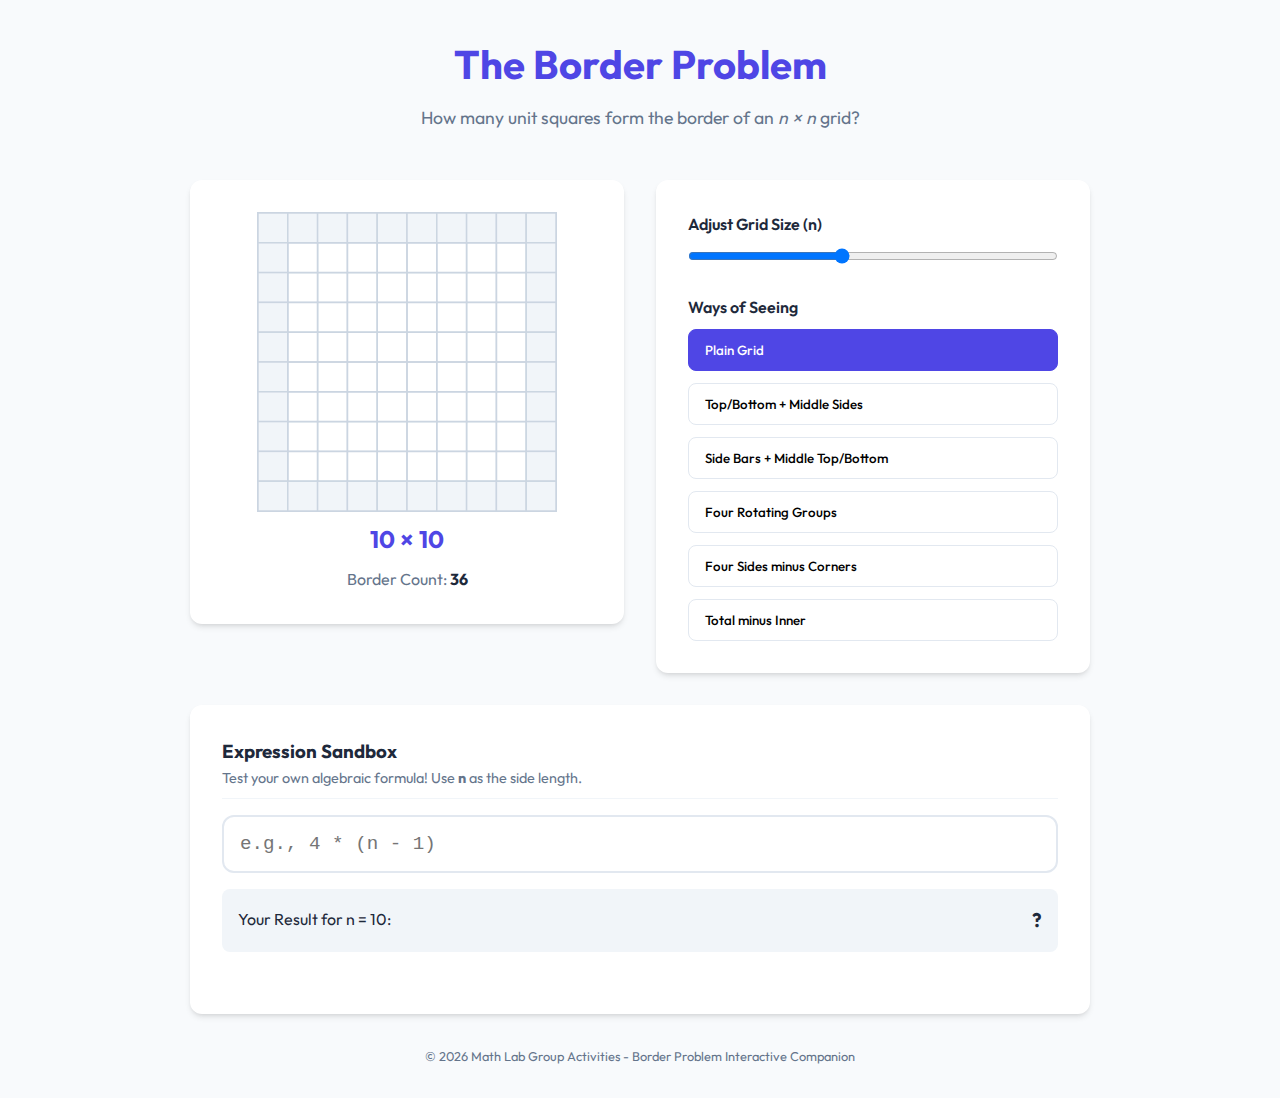
<file: Math Lab/border_problem_companion.html>
<!DOCTYPE html>
<html lang="en">

<head>
    <meta charset="UTF-8">
    <meta name="viewport" content="width=device-width, initial-scale=1.0">
    <title>The Border Problem | Math Lab Companion</title>
    <link rel="preconnect" href="https://fonts.googleapis.com">
    <link rel="preconnect" href="https://fonts.gstatic.com" crossorigin>
    <link href="https://fonts.googleapis.com/css2?family=Outfit:wght@300;400;600;700&display=swap" rel="stylesheet">
    <style>
        :root {
            --primary: #4f46e5;
            --primary-light: #818cf8;
            --secondary: #10b981;
            --accent: #f59e0b;
            --bg: #f8fafc;
            --card-bg: #ffffff;
            --text-main: #1e293b;
            --text-muted: #64748b;
            --border-square: #cbd5e1;
            --border-highlight: #4f46e5;
            --radius: 12px;
            --shadow: 0 4px 6px -1px rgb(0 0 0 / 0.1), 0 2px 4px -2px rgb(0 0 0 / 0.1);
        }

        * {
            box-sizing: border-box;
            margin: 0;
            padding: 0;
        }

        body {
            font-family: 'Outfit', sans-serif;
            background-color: var(--bg);
            color: var(--text-main);
            line-height: 1.6;
            padding: 2rem 1rem;
        }

        .container {
            max-width: 900px;
            margin: 0 auto;
        }

        header {
            text-align: center;
            margin-bottom: 3rem;
        }

        h1 {
            font-size: 2.5rem;
            color: var(--primary);
            font-weight: 700;
            margin-bottom: 0.5rem;
        }

        p.intro {
            font-size: 1.1rem;
            color: var(--text-muted);
            max-width: 600px;
            margin: 0 auto;
        }

        .card {
            background: var(--card-bg);
            border-radius: var(--radius);
            padding: 2rem;
            box-shadow: var(--shadow);
            margin-bottom: 2rem;
            transition: transform 0.2s ease;
        }

        .layout-grid {
            display: grid;
            grid-template-columns: 1fr 1fr;
            gap: 2rem;
            align-items: start;
        }

        @media (max-width: 768px) {
            .layout-grid {
                grid-template-columns: 1fr;
            }
        }

        /* Grid Visualization */
        .viz-container {
            display: flex;
            flex-direction: column;
            align-items: center;
            justify-content: center;
        }

        #border-grid {
            max-width: 100%;
            height: auto;
            border: 1px solid var(--border-square);
            background: #fff;
            box-shadow: inset 0 2px 4px 0 rgba(0, 0, 0, 0.06);
        }

        .square {
            stroke: var(--border-square);
            stroke-width: 0.5;
            fill: transparent;
            transition: fill 0.3s ease, stroke 0.3s ease;
        }

        .square.is-border {
            fill: #f1f5f9;
        }

        /* Overlay Styles */
        .highlight-1 {
            fill: #818cf8 !important;
            stroke: #4f46e5 !important;
        }

        .highlight-2 {
            fill: #34d399 !important;
            stroke: #059669 !important;
        }

        .highlight-3 {
            fill: #fbbf24 !important;
            stroke: #d97706 !important;
        }

        .highlight-4 {
            fill: #f87171 !important;
            stroke: #dc2626 !important;
        }

        /* Controls */
        .controls {
            display: flex;
            flex-direction: column;
            gap: 1.5rem;
        }

        .control-group label {
            display: block;
            font-weight: 600;
            margin-bottom: 0.5rem;
            color: var(--text-main);
        }

        input[type="range"] {
            width: 100%;
            cursor: pointer;
        }

        .n-display {
            font-size: 1.5rem;
            font-weight: 700;
            color: var(--primary);
            text-align: center;
            margin-top: 0.5rem;
        }

        .button-stack {
            display: flex;
            flex-direction: column;
            gap: 0.75rem;
        }

        button {
            padding: 0.75rem 1rem;
            border: 1px solid #e2e8f0;
            background: #fff;
            border-radius: 8px;
            cursor: pointer;
            font-family: inherit;
            font-weight: 500;
            text-align: left;
            transition: all 0.2s ease;
            display: flex;
            justify-content: space-between;
            align-items: center;
        }

        button:hover {
            background: #f8fafc;
            border-color: var(--primary-light);
        }

        button.active {
            background: var(--primary);
            color: white;
            border-color: var(--primary);
        }

        .badge {
            font-size: 0.8rem;
            background: #e2e8f0;
            padding: 2px 8px;
            border-radius: 999px;
            color: var(--text-main);
        }

        button.active .badge {
            background: rgba(255, 255, 255, 0.2);
            color: white;
        }

        /* Sandbox */
        .sandbox-header {
            margin-bottom: 1rem;
            border-bottom: 1px solid #f1f5f9;
            padding-bottom: 0.5rem;
        }

        .expression-input-wrapper {
            position: relative;
            margin-top: 1rem;
        }

        input[type="text"] {
            width: 100%;
            padding: 1rem;
            border: 2px solid #e2e8f0;
            border-radius: var(--radius);
            font-size: 1.2rem;
            font-family: 'Courier New', Courier, monospace;
            outline: none;
            transition: border-color 0.2s ease;
        }

        input[type="text"]:focus {
            border-color: var(--primary);
        }

        .result-box {
            margin-top: 1rem;
            padding: 1rem;
            border-radius: 8px;
            background: #f1f5f9;
            display: flex;
            justify-content: space-between;
            align-items: center;
        }

        .result-val {
            font-weight: 700;
            font-size: 1.2rem;
        }

        .status-msg {
            margin-top: 0.5rem;
            font-size: 0.9rem;
            height: 1.4rem;
        }

        .status-correct {
            color: var(--secondary);
            font-weight: 600;
        }

        .status-wrong {
            color: #ef4444;
            font-weight: 600;
        }

        /* Animation Classes */
        @keyframes fadeIn {
            from {
                opacity: 0;
                transform: translateY(10px);
            }

            to {
                opacity: 1;
                transform: translateY(0);
            }
        }

        .animate-fade {
            animation: fadeIn 0.5s ease forwards;
        }
    </style>
</head>

<body>

    <div class="container animate-fade">
        <header>
            <h1>The Border Problem</h1>
            <p class="intro">How many unit squares form the border of an <span style="font-style: italic;">n &times;
                    n</span> grid?</p>
        </header>

        <div class="layout-grid">
            <!-- Visualization Area -->
            <div class="card">
                <div class="viz-container">
                    <svg id="border-grid" width="300" height="300" viewBox="0 0 100 100">
                        <defs id="svg-defs">
                            <linearGradient id="grad-tr" x1="0%" y1="0%" x2="100%" y2="100%">
                                <stop offset="50%" style="stop-color:#818cf8" />
                                <stop offset="50%" style="stop-color:#34d399" />
                            </linearGradient>
                            <linearGradient id="grad-br" x1="100%" y1="0%" x2="0%" y2="100%">
                                <stop offset="50%" style="stop-color:#34d399" />
                                <stop offset="50%" style="stop-color:#fbbf24" />
                            </linearGradient>
                            <linearGradient id="grad-bl" x1="100%" y1="100%" x2="0%" y2="0%">
                                <stop offset="50%" style="stop-color:#fbbf24" />
                                <stop offset="50%" style="stop-color:#f87171" />
                            </linearGradient>
                            <linearGradient id="grad-tl" x1="0%" y1="100%" x2="100%" y2="0%">
                                <stop offset="50%" style="stop-color:#f87171" />
                                <stop offset="50%" style="stop-color:#818cf8" />
                            </linearGradient>
                        </defs>
                    </svg>
                    <div class="n-display" id="n-display-txt">10 &times; 10</div>
                    <div style="margin-top: 0.5rem; color: var(--text-muted);">
                        Border Count: <span id="actual-count"
                            style="font-weight: bold; color: var(--text-main);">36</span>
                    </div>
                </div>
            </div>

            <!-- Controls Area -->
            <div class="card controls">
                <div class="control-group">
                    <label for="n-slider">Adjust Grid Size (n)</label>
                    <input type="range" id="n-slider" min="3" max="20" value="10">
                </div>

                <div class="control-group">
                    <label>Ways of Seeing</label>
                    <div class="button-stack">
                        <button class="view-btn active" data-view="none">
                            Plain Grid
                        </button>
                        <button class="view-btn" data-view="horizontal">
                            Top/Bottom + Middle Sides
                        </button>
                        <button class="view-btn" data-view="vertical">
                            Side Bars + Middle Top/Bottom
                        </button>
                        <button class="view-btn" data-view="rotating">
                            Four Rotating Groups
                        </button>
                        <button class="view-btn" data-view="overlap">
                            Four Sides minus Corners
                        </button>
                        <button class="view-btn" data-view="subtraction">
                            Total minus Inner
                        </button>
                    </div>
                </div>
            </div>
        </div>

        <!-- Expression Sandbox -->
        <div class="card animate-fade" style="animation-delay: 0.2s;">
            <div class="sandbox-header">
                <h3>Expression Sandbox</h3>
                <p style="font-size: 0.9rem; color: var(--text-muted);">Test your own algebraic formula! Use
                    <strong>n</strong> as the side length.
                </p>
            </div>

            <div class="expression-input-wrapper">
                <input type="text" id="expr-input" placeholder="e.g., 4 * (n - 1)" value="">
            </div>

            <div class="result-box">
                <span>Your Result for n = <span id="n-val-echo">10</span>:</span>
                <span class="result-val" id="expr-result">?</span>
            </div>
            <div class="status-msg" id="status-msg"></div>
        </div>

        <div style="text-align: center; color: var(--text-muted); font-size: 0.8rem; margin-top: 2rem;">
            &copy; 2026 Math Lab Group Activities - Border Problem Interactive Companion
        </div>
    </div>

    <script>
        const gridSvg = document.getElementById('border-grid');
        const nSlider = document.getElementById('n-slider');
        const nDisplay = document.getElementById('n-display-txt');
        const actualCountDisplay = document.getElementById('actual-count');
        const viewButtons = document.querySelectorAll('.view-btn');
        const exprInput = document.getElementById('expr-input');
        const exprResult = document.getElementById('expr-result');
        const statusMsg = document.getElementById('status-msg');
        const nValEcho = document.getElementById('n-val-echo');

        let currentN = 10;
        let currentView = 'none';

        function init() {
            renderGrid();

            nSlider.addEventListener('input', (e) => {
                currentN = parseInt(e.target.value);
                nDisplay.textContent = `${currentN} × ${currentN}`;
                nValEcho.textContent = currentN;
                renderGrid();
                updateSandbox();
            });

            viewButtons.forEach(btn => {
                btn.addEventListener('click', () => {
                    viewButtons.forEach(b => b.classList.remove('active'));
                    btn.classList.add('active');
                    currentView = btn.dataset.view;
                    renderGrid();
                });
            });

            exprInput.addEventListener('input', updateSandbox);
        }

        function renderGrid() {
            // Clear previous squares but keep defs
            const defs = gridSvg.querySelector('defs');
            gridSvg.innerHTML = '';
            if (defs) gridSvg.appendChild(defs);

            const size = 100;
            const squareSize = size / currentN;
            const actualBorder = 4 * currentN - 4;
            actualCountDisplay.textContent = actualBorder;

            for (let r = 0; r < currentN; r++) {
                for (let c = 0; c < currentN; c++) {
                    const isBorder = (r === 0 || r === currentN - 1 || c === 0 || c === currentN - 1);

                    const rect = document.createElementNS("http://www.w3.org/2000/svg", "rect");
                    rect.setAttribute("x", c * squareSize);
                    rect.setAttribute("y", r * squareSize);
                    rect.setAttribute("width", squareSize);
                    rect.setAttribute("height", squareSize);
                    rect.classList.add("square");
                    if (isBorder) rect.classList.add("is-border");

                    // Apply View Logic
                    if (isBorder && currentView !== 'none') {
                        applyOverlay(rect, r, c);
                    }

                    gridSvg.appendChild(rect);
                }
            }
        }

        function applyOverlay(rect, r, c) {
            const n = currentN;

            if (currentView === 'horizontal') {
                // Top/Bottom bars (size n) + side bars (size n-2)
                if (r === 0 || r === n - 1) {
                    rect.classList.add('highlight-1');
                } else {
                    rect.classList.add('highlight-2');
                }
            } else if (currentView === 'vertical') {
                // Full heights on sides (size n) + horizontal gaps (n-2)
                if (c === 0 || c === n - 1) {
                    rect.classList.add('highlight-1');
                } else {
                    rect.classList.add('highlight-2');
                }
            } else if (currentView === 'rotating') {
                // 4 groups of (n-1)
                // L-shape starting top-left: top row except right corner
                if (r === 0 && c < n - 1) rect.classList.add('highlight-1');
                // L-shape starting top-right: right col except bottom corner
                else if (c === n - 1 && r < n - 1) rect.classList.add('highlight-2');
                // L-shape starting bottom-right: bottom row except left corner
                else if (r === n - 1 && c > 0) rect.classList.add('highlight-3');
                // L-shape starting bottom-left: left col except top corner
                else if (c === 0 && r > 0) rect.classList.add('highlight-4');
            } else if (currentView === 'overlap') {
                // 4 full sides: show corners showing both colors to represent overlap
                if (r === 0 && c === n - 1) rect.style.fill = "url(#grad-tr)";
                else if (r === n - 1 && c === n - 1) rect.style.fill = "url(#grad-br)";
                else if (r === n - 1 && c === 0) rect.style.fill = "url(#grad-bl)";
                else if (r === 0 && c === 0) rect.style.fill = "url(#grad-tl)";
                else if (r === 0) rect.classList.add('highlight-1');
                else if (c === n - 1) rect.classList.add('highlight-2');
                else if (r === n - 1) rect.classList.add('highlight-3');
                else if (c === 0) rect.classList.add('highlight-4');
            } else if (currentView === 'subtraction') {
                // Highlight everything as one color (it's the 'area' minus 'inner')
                rect.classList.add('highlight-1');
            }
        }

        function updateSandbox() {
            const val = exprInput.value.trim();
            if (!val) {
                exprResult.textContent = "?";
                statusMsg.textContent = "";
                return;
            }

            try {
                // Simple sanitization: only allow n, numbers, and basic math operators
                const sanitized = val.toLowerCase()
                    .replace(/n/g, currentN)
                    .replace(/\^/g, '**') // Allow ^ for power
                    .replace(/[^0-9+\-*/().\s*]/g, '');

                // Note: In a real production app we'd use a parser, 
                // but for a student activity helper, this is a balanced approach.
                const result = eval(sanitized);

                exprResult.textContent = Number.isInteger(result) ? result : result.toFixed(2);

                const expected = 4 * currentN - 4;
                if (Math.abs(result - expected) < 0.0001) {
                    statusMsg.innerHTML = '<span class="status-correct">✓ Matches the border count!</span>';
                } else {
                    statusMsg.innerHTML = `<span class="status-wrong">✗ Does not match. Expected ${expected}.</span>`;
                }
            } catch (e) {
                exprResult.textContent = "Error";
                statusMsg.textContent = "Check your formula syntax.";
            }
        }

        init();
    </script>

</body>

</html>
</file>
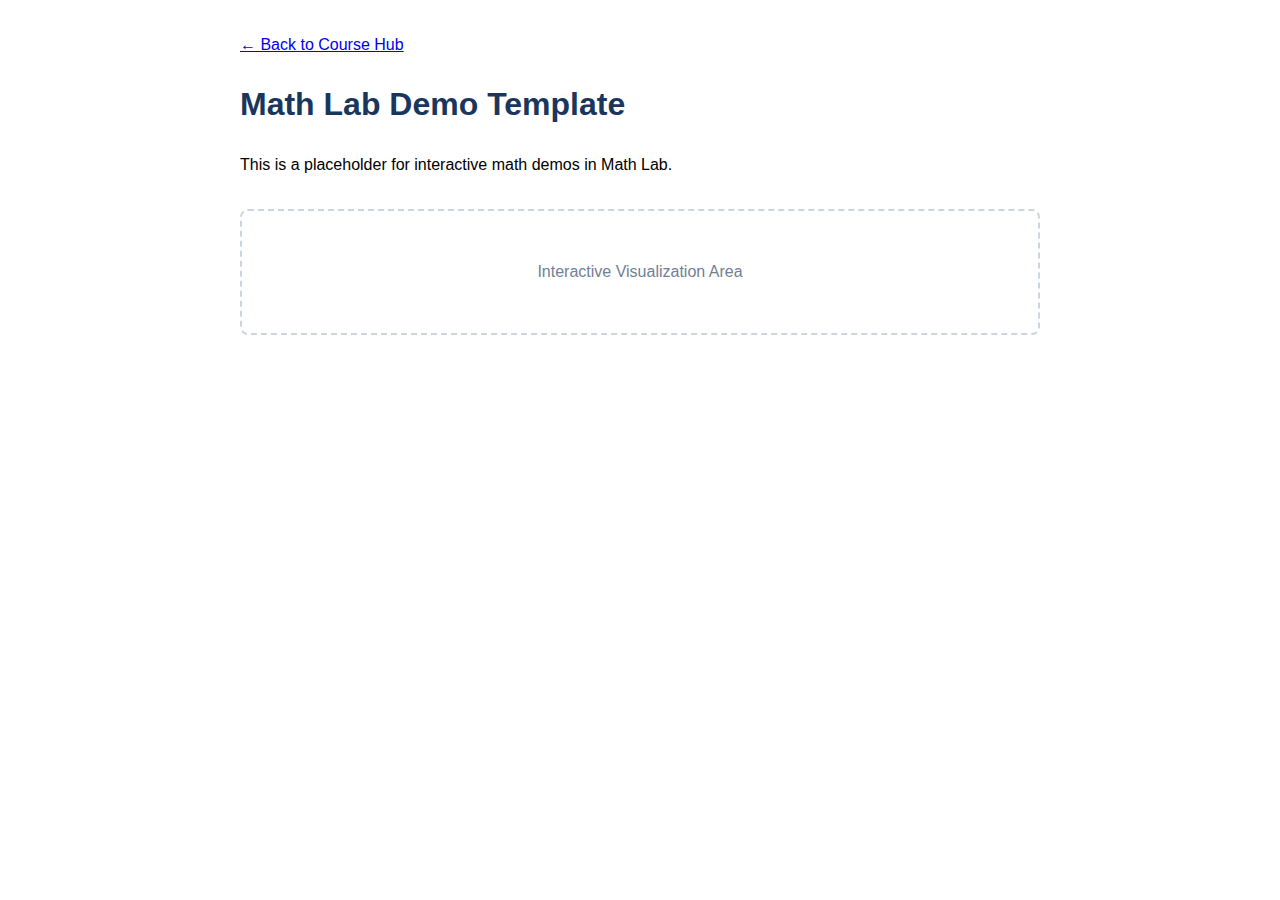
<file: Math Lab/demo-template.html>
<!DOCTYPE html>
<html lang="en">

<head>
    <meta charset="UTF-8">
    <meta name="viewport" content="width=device-width, initial-scale=1.0">
    <title>Math Lab Demo Template - Dr. Lundholm</title>
    <style>
        body {
            font-family: sans-serif;
            margin: 2rem;
            line-height: 1.6;
        }

        .container {
            max-width: 800px;
            margin: 0 auto;
        }

        h1 {
            color: #1a365d;
        }

        .placeholder {
            border: 2px dashed #cbd5e0;
            padding: 3rem;
            text-align: center;
            color: #718096;
            margin: 2rem 0;
            border-radius: 8px;
        }
    </style>
</head>

<body>
    <div class="container">
        <a href="../index.html">&larr; Back to Course Hub</a>
        <h1>Math Lab Demo Template</h1>
        <p>This is a placeholder for interactive math demos in Math Lab.</p>
        <div class="placeholder">Interactive Visualization Area</div>
    </div>
</body>

</html>
</file>
<file: 307/Activities/styles.css>
@import url('https://fonts.googleapis.com/css2?family=Inter:wght@300;400;600;700&family=Montserrat:wght@700&display=swap');

:root {
    --primary: #7C3AED;
    --primary-glow: rgba(124, 58, 237, 0.5);
    --secondary: #3B82F6;
    --secondary-glow: rgba(59, 130, 246, 0.5);
    --accent: #10B981;
    --background: #0F172A;
    --surface: #1E293B;
    --surface-glass: rgba(30, 41, 59, 0.7);
    --text: #F8FAFC;
    --text-muted: #94A3B8;
    --border: rgba(255, 255, 255, 0.1);
    --transition: all 0.3s cubic-bezier(0.4, 0, 0.2, 1);
}

* {
    margin: 0;
    padding: 0;
    box-sizing: border-box;
}

body {
    font-family: 'Inter', sans-serif;
    background-color: var(--background);
    color: var(--text);
    line-height: 1.6;
    overflow-x: hidden;
    background-image: 
        radial-gradient(circle at 0% 0%, rgba(124, 58, 237, 0.15) 0%, transparent 50%),
        radial-gradient(circle at 100% 100%, rgba(59, 130, 246, 0.15) 0%, transparent 50%);
    min-height: 100vh;
}

h1, h2, h3 {
    font-family: 'Montserrat', sans-serif;
    font-weight: 700;
}

.glass-card {
    background: var(--surface-glass);
    backdrop-filter: blur(12px);
    -webkit-backdrop-filter: blur(12px);
    border: 1px solid var(--border);
    border-radius: 1rem;
    padding: 2rem;
    box-shadow: 0 8px 32px 0 rgba(0, 0, 0, 0.37);
}

.container {
    max-width: 1200px;
    margin: 0 auto;
    padding: 2rem;
}

.btn {
    display: inline-flex;
    align-items: center;
    padding: 0.75rem 1.5rem;
    border-radius: 0.5rem;
    font-weight: 600;
    text-decoration: none;
    transition: var(--transition);
    cursor: pointer;
    border: none;
}

.btn-primary {
    background: var(--primary);
    color: white;
    box-shadow: 0 4px 14px 0 var(--primary-glow);
}

.btn-primary:hover {
    transform: translateY(-2px);
    box-shadow: 0 6px 20px 0 var(--primary-glow);
    filter: brightness(1.1);
}

.grid {
    display: grid;
    gap: 2rem;
}

.nav-header {
    margin-bottom: 3rem;
    display: flex;
    justify-content: space-between;
    align-items: center;
}

.back-link {
    color: var(--text-muted);
    text-decoration: none;
    display: flex;
    align-items: center;
    gap: 0.5rem;
    transition: var(--transition);
}

.back-link:hover {
    color: var(--text);
}

/* Custom Scrollbar */
::-webkit-scrollbar {
    width: 8px;
}

::-webkit-scrollbar-track {
    background: var(--background);
}

::-webkit-scrollbar-thumb {
    background: var(--surface);
    border-radius: 4px;
}

::-webkit-scrollbar-thumb:hover {
    background: var(--text-muted);
}

/* Math blocks styling */
.math-block {
    background: rgba(0, 0, 0, 0.2);
    padding: 1rem;
    border-radius: 0.5rem;
    font-family: 'Courier New', Courier, monospace;
    overflow-x: auto;
    margin: 1rem 0;
}

.interactive-area {
    min-height: 400px;
    border-radius: 1rem;
    background: rgba(0, 0, 0, 0.3);
    border: 1px dashed var(--border);
    display: flex;
    align-items: center;
    justify-content: center;
    position: relative;
    overflow: hidden;
}

.controls {
    display: flex;
    flex-direction: column;
    gap: 1rem;
}

.control-group {
    display: flex;
    flex-direction: column;
    gap: 0.5rem;
}

label {
    font-size: 0.875rem;
    color: var(--text-muted);
    font-weight: 600;
}

input[type="range"] {
    accent-color: var(--primary);
}

.badge {
    padding: 0.25rem 0.5rem;
    border-radius: 0.25rem;
    font-size: 0.75rem;
    background: var(--surface);
    border: 1px solid var(--border);
    color: var(--text-muted);
}
</file>
